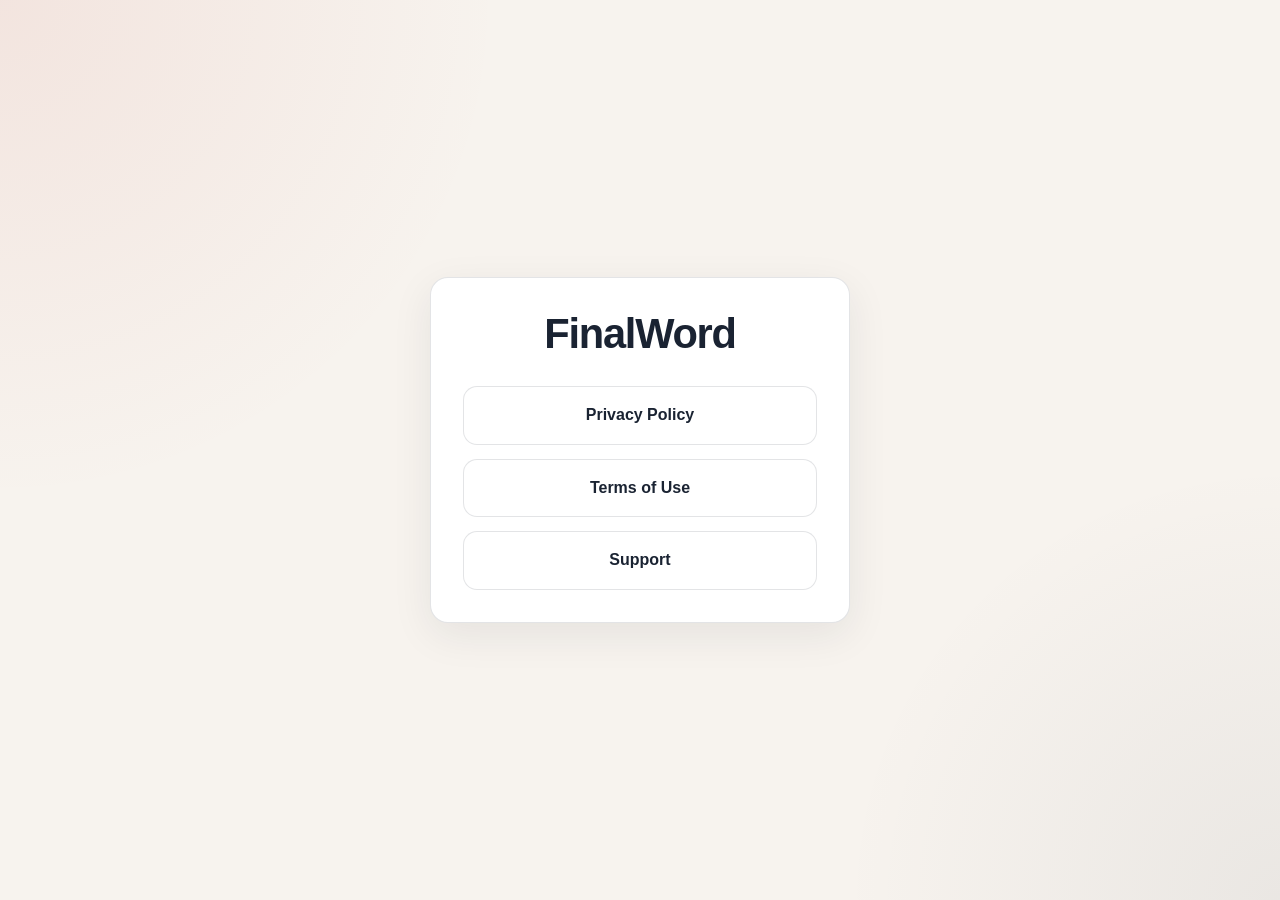
<file: index.html>
<!DOCTYPE html>
<html lang="en">
<head>
  <meta charset="UTF-8">
  <meta name="viewport" content="width=device-width, initial-scale=1.0">
  <title>FinalWord</title>
  <link rel="stylesheet" href="/styles.css">
</head>
<body class="home">
  <main class="home-main">
    <section class="card hero">
      <h1>FinalWord</h1>

      <nav class="button-grid" aria-label="Site pages">
        <a class="btn" href="/privacy-policy.html">Privacy Policy</a>
        <a class="btn" href="https://www.apple.com/legal/internet-services/itunes/dev/stdeula/" target="_blank" rel="noopener noreferrer">Terms of Use</a>
        <a class="btn" href="/support.html">Support</a>
      </nav>
    </section>
  </main>
</body>
</html>
</file>
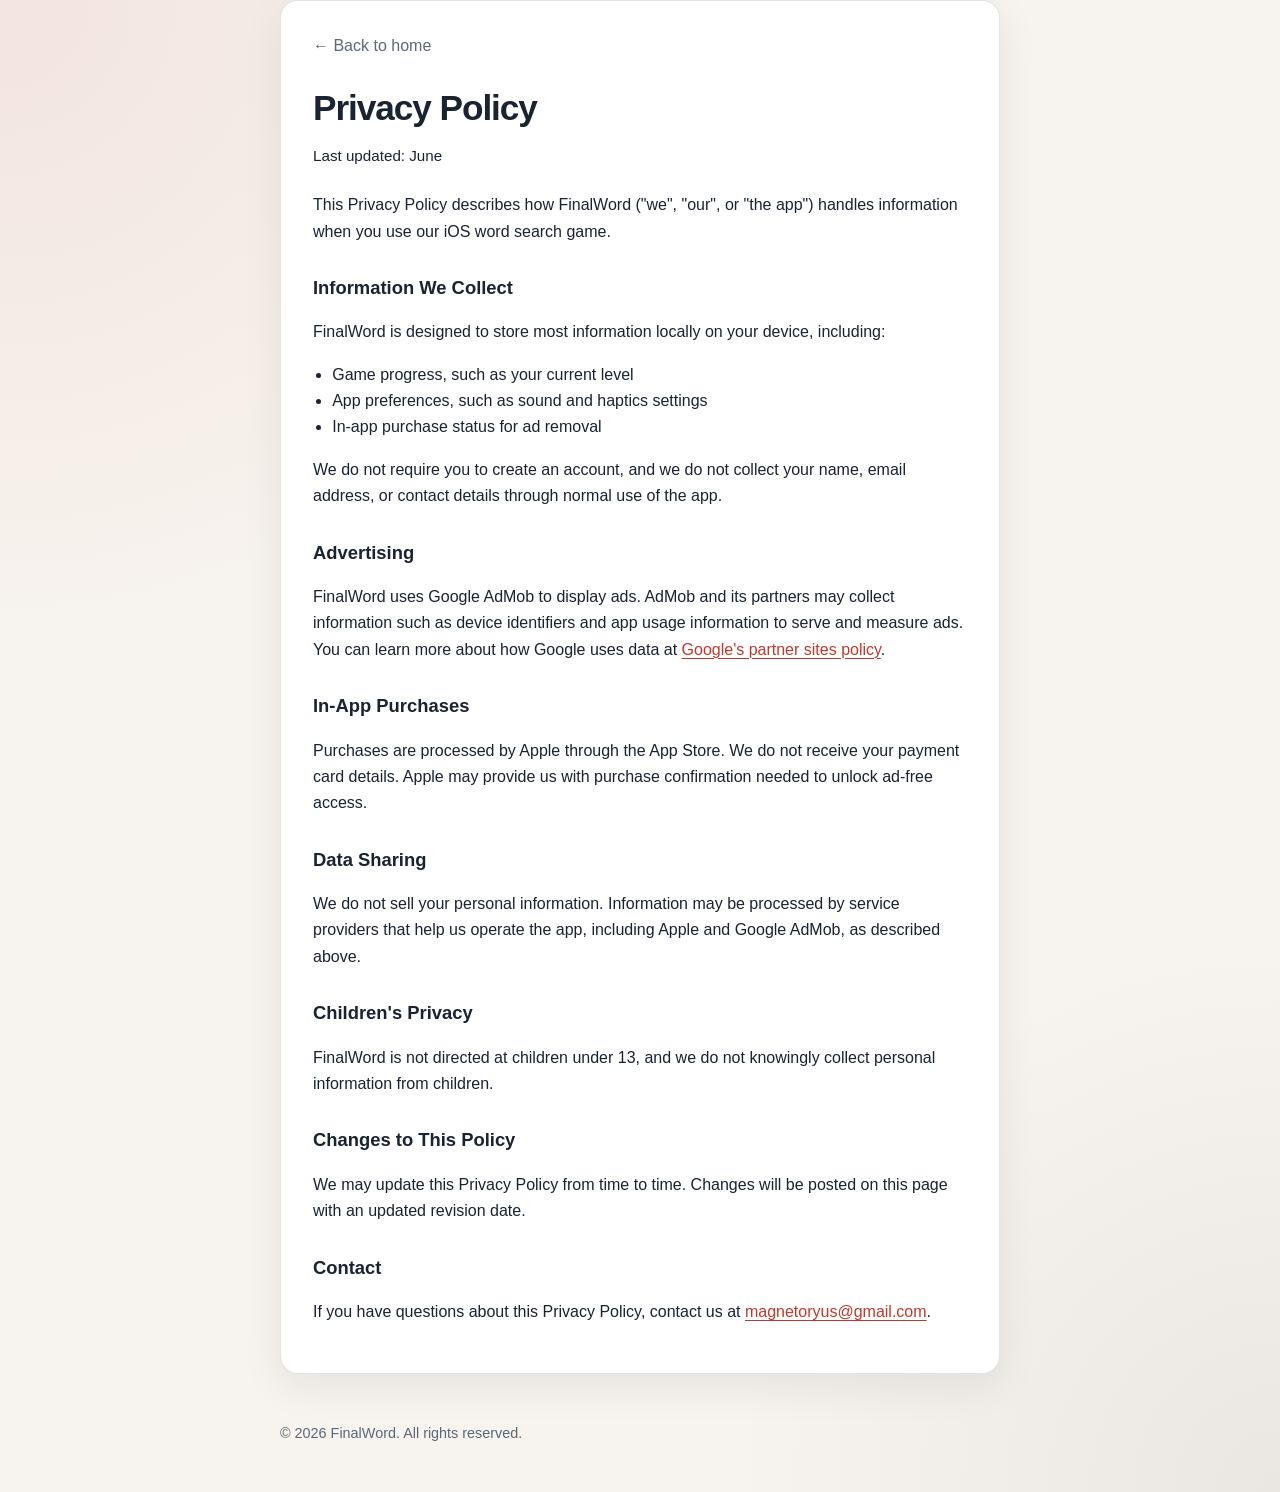
<file: privacy-policy.html>
<!DOCTYPE html>
<html lang="en">
<head>
  <meta charset="UTF-8">
  <meta name="viewport" content="width=device-width, initial-scale=1.0">
  <title>Privacy Policy — FinalWord</title>
  <link rel="stylesheet" href="/styles.css">
</head>
<body>
  <main>
    <article class="card prose">
      <a class="back-link" href="/">&larr; Back to home</a>
      <h1 class="page-title">Privacy Policy</h1>
      <p class="page-meta">Last updated: June</p>

      <p>
        This Privacy Policy describes how FinalWord ("we", "our", or "the app") handles information
        when you use our iOS word search game.
      </p>

      <h2>Information We Collect</h2>
      <p>FinalWord is designed to store most information locally on your device, including:</p>
      <ul>
        <li>Game progress, such as your current level</li>
        <li>App preferences, such as sound and haptics settings</li>
        <li>In-app purchase status for ad removal</li>
      </ul>
      <p>
        We do not require you to create an account, and we do not collect your name, email address,
        or contact details through normal use of the app.
      </p>

      <h2>Advertising</h2>
      <p>
        FinalWord uses Google AdMob to display ads. AdMob and its partners may collect information
        such as device identifiers and app usage information to serve and measure ads. You can learn
        more about how Google uses data at
        <a href="https://policies.google.com/technologies/partner-sites" target="_blank" rel="noopener noreferrer">Google's partner sites policy</a>.
      </p>

      <h2>In-App Purchases</h2>
      <p>
        Purchases are processed by Apple through the App Store. We do not receive your payment card
        details. Apple may provide us with purchase confirmation needed to unlock ad-free access.
      </p>

      <h2>Data Sharing</h2>
      <p>
        We do not sell your personal information. Information may be processed by service providers
        that help us operate the app, including Apple and Google AdMob, as described above.
      </p>

      <h2>Children's Privacy</h2>
      <p>
        FinalWord is not directed at children under 13, and we do not knowingly collect personal
        information from children.
      </p>

      <h2>Changes to This Policy</h2>
      <p>
        We may update this Privacy Policy from time to time. Changes will be posted on this page
        with an updated revision date.
      </p>

      <h2>Contact</h2>
      <p>
        If you have questions about this Privacy Policy, contact us at
        <a href="mailto:magnetoryus@gmail.com">magnetoryus@gmail.com</a>.
      </p>
    </article>
  </main>

  <footer class="site-footer">
    <p>&copy; <span id="year"></span> FinalWord. All rights reserved.</p>
  </footer>

  <script>
    document.getElementById("year").textContent = new Date().getFullYear();
  </script>
</body>
</html>
</file>
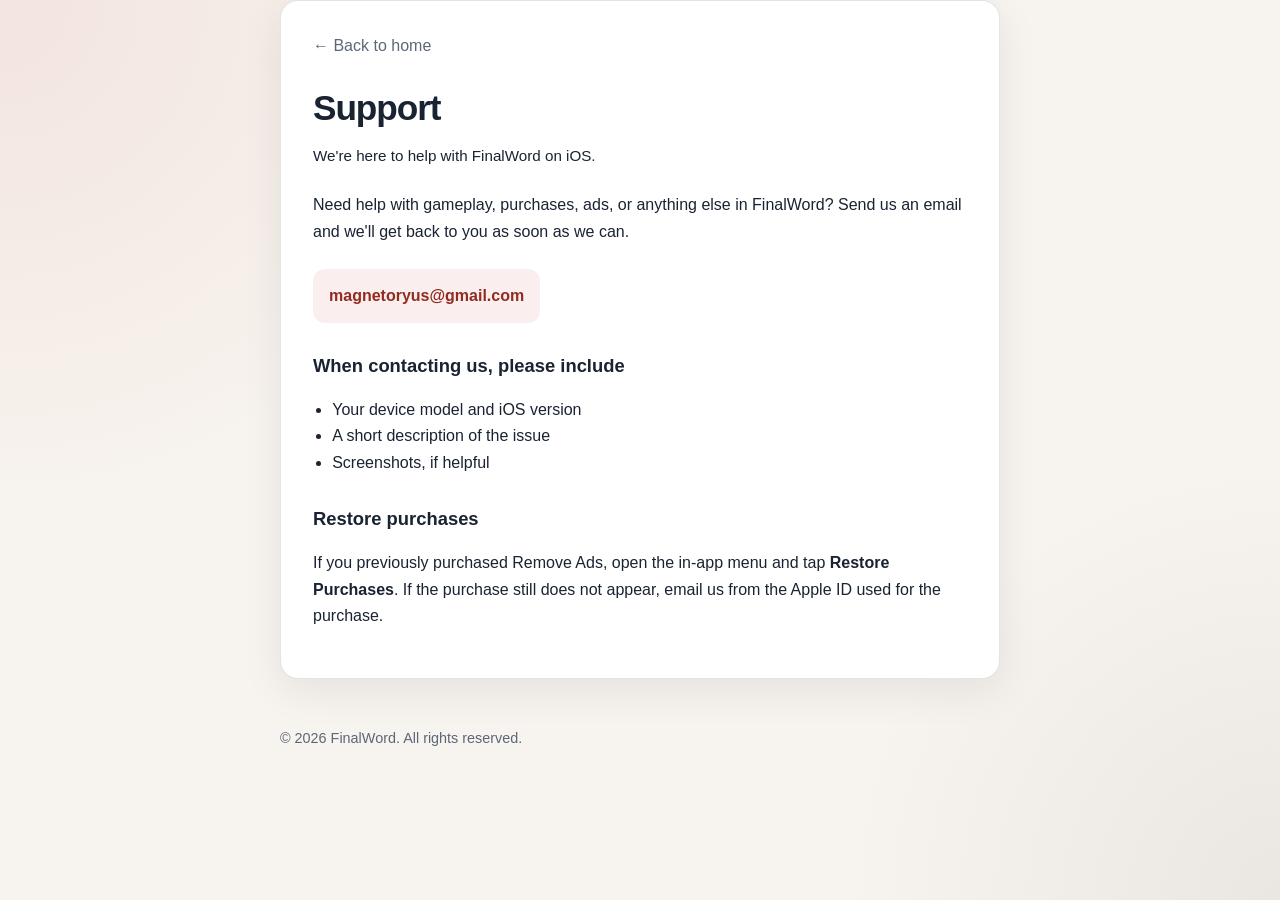
<file: support.html>
<!DOCTYPE html>
<html lang="en">
<head>
  <meta charset="UTF-8">
  <meta name="viewport" content="width=device-width, initial-scale=1.0">
  <title>Support — FinalWord</title>
  <link rel="stylesheet" href="/styles.css">
</head>
<body>
  <main>
    <article class="card prose">
      <a class="back-link" href="/">&larr; Back to home</a>
      <h1 class="page-title">Support</h1>
      <p class="page-meta">We're here to help with FinalWord on iOS.</p>

      <p>
        Need help with gameplay, purchases, ads, or anything else in FinalWord? Send us an email and
        we'll get back to you as soon as we can.
      </p>

      <a class="support-email" href="mailto:magnetoryus@gmail.com">magnetoryus@gmail.com</a>

      <h2>When contacting us, please include</h2>
      <ul>
        <li>Your device model and iOS version</li>
        <li>A short description of the issue</li>
        <li>Screenshots, if helpful</li>
      </ul>

      <h2>Restore purchases</h2>
      <p>
        If you previously purchased Remove Ads, open the in-app menu and tap
        <strong>Restore Purchases</strong>. If the purchase still does not appear, email us from the
        Apple ID used for the purchase.
      </p>
    </article>
  </main>

  <footer class="site-footer">
    <p>&copy; <span id="year"></span> FinalWord. All rights reserved.</p>
  </footer>

  <script>
    document.getElementById("year").textContent = new Date().getFullYear();
  </script>
</body>
</html>
</file>
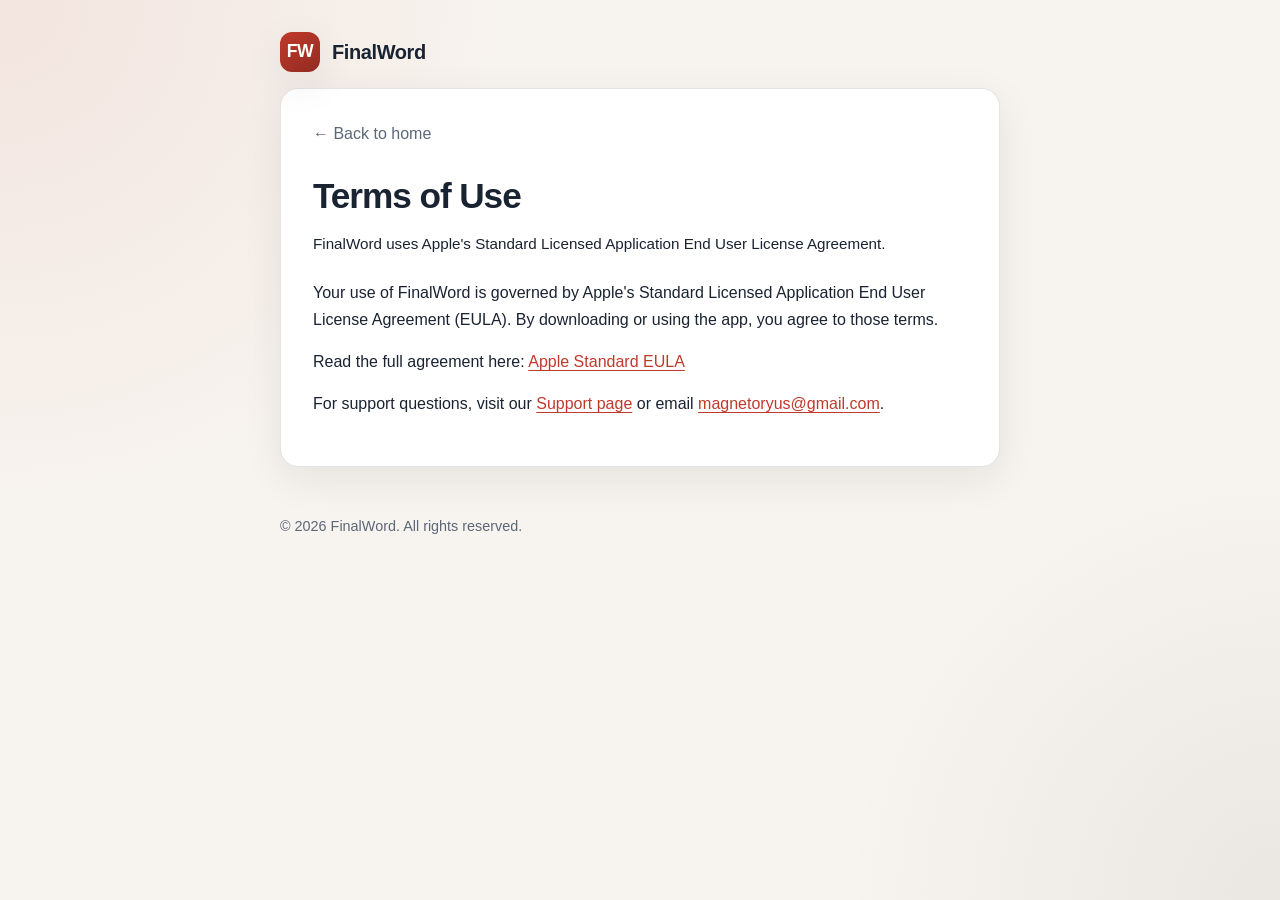
<file: terms.html>
<!DOCTYPE html>
<html lang="en">
<head>
  <meta charset="UTF-8">
  <meta name="viewport" content="width=device-width, initial-scale=1.0">
  <title>Terms of Use — FinalWord</title>
  <link rel="stylesheet" href="/styles.css">
</head>
<body>
  <header class="site-header">
    <a class="brand" href="/">
      <span class="brand-mark">FW</span>
      <span>FinalWord</span>
    </a>
  </header>

  <main>
    <article class="card prose">
      <a class="back-link" href="/">&larr; Back to home</a>
      <h1 class="page-title">Terms of Use</h1>
      <p class="page-meta">FinalWord uses Apple's Standard Licensed Application End User License Agreement.</p>

      <p>
        Your use of FinalWord is governed by Apple's Standard Licensed Application End User License
        Agreement (EULA). By downloading or using the app, you agree to those terms.
      </p>

      <p>
        Read the full agreement here:
        <a href="https://www.apple.com/legal/internet-services/itunes/dev/stdeula/" target="_blank" rel="noopener noreferrer">
          Apple Standard EULA
        </a>
      </p>

      <p>
        For support questions, visit our
        <a href="/support.html">Support page</a>
        or email
        <a href="mailto:magnetoryus@gmail.com">magnetoryus@gmail.com</a>.
      </p>
    </article>
  </main>

  <footer class="site-footer">
    <p>&copy; <span id="year"></span> FinalWord. All rights reserved.</p>
  </footer>

  <script>
    document.getElementById("year").textContent = new Date().getFullYear();
  </script>
</body>
</html>
</file>
<file: styles.css>
:root {
  --bg: #f7f3ee;
  --surface: #ffffff;
  --text: #1a2332;
  --muted: #5c6778;
  --accent: #c0392b;
  --accent-dark: #922b21;
  --border: rgba(26, 35, 50, 0.12);
  --shadow: 0 12px 40px rgba(26, 35, 50, 0.08);
  --radius: 18px;
  --max-width: 720px;
}

* {
  box-sizing: border-box;
}

body {
  margin: 0;
  min-height: 100vh;
  font-family: "Avenir Next", "Segoe UI", sans-serif;
  color: var(--text);
  background:
    radial-gradient(circle at top left, rgba(192, 57, 43, 0.08), transparent 32%),
    radial-gradient(circle at bottom right, rgba(26, 35, 50, 0.06), transparent 28%),
    var(--bg);
  line-height: 1.65;
}

a {
  color: var(--accent);
  text-decoration-thickness: 1px;
  text-underline-offset: 3px;
}

a:hover {
  color: var(--accent-dark);
}

.site-header,
.site-footer {
  width: min(calc(100% - 2rem), var(--max-width));
  margin: 0 auto;
}

.site-header {
  padding: 2rem 0 1rem;
}

.brand {
  display: inline-flex;
  align-items: center;
  gap: 0.75rem;
  color: var(--text);
  text-decoration: none;
  font-weight: 700;
  font-size: 1.25rem;
  letter-spacing: -0.02em;
}

.brand-mark {
  width: 2.5rem;
  height: 2.5rem;
  border-radius: 12px;
  background: linear-gradient(145deg, var(--accent), var(--accent-dark));
  color: #fff;
  display: grid;
  place-items: center;
  font-size: 1.1rem;
  box-shadow: var(--shadow);
}

main {
  width: min(calc(100% - 2rem), var(--max-width));
  margin: 0 auto 3rem;
}

.card {
  background: var(--surface);
  border: 1px solid var(--border);
  border-radius: var(--radius);
  box-shadow: var(--shadow);
  padding: 2rem;
}

body.home {
  display: grid;
  place-items: center;
}

.home-main {
  width: min(calc(100% - 2rem), 420px);
  margin: 0;
}

.hero h1 {
  margin: 0 0 1.75rem;
  font-size: clamp(2rem, 5vw, 2.6rem);
  line-height: 1.15;
  letter-spacing: -0.03em;
  text-align: center;
}

.button-grid {
  display: grid;
  gap: 0.85rem;
}

.btn {
  display: block;
  padding: 0.95rem 1.25rem;
  border: 1px solid var(--border);
  border-radius: 14px;
  background: rgba(255, 255, 255, 0.7);
  color: var(--text);
  font: inherit;
  font-weight: 600;
  text-align: center;
  text-decoration: none;
  transition: transform 0.15s ease, border-color 0.15s ease;
}

.btn:hover {
  transform: translateY(-1px);
  border-color: rgba(192, 57, 43, 0.35);
  color: var(--text);
}

.page-title {
  margin: 0 0 0.35rem;
  font-size: clamp(1.8rem, 4vw, 2.2rem);
  letter-spacing: -0.03em;
}

.page-meta {
  margin: 0 0 1.5rem;
  color: var(--muted);
  font-size: 0.95rem;
}

.prose h2 {
  margin: 1.75rem 0 0.75rem;
  font-size: 1.15rem;
}

.prose p,
.prose li {
  color: var(--text);
}

.prose ul {
  padding-left: 1.2rem;
}

.back-link {
  display: inline-block;
  margin-bottom: 1.25rem;
  color: var(--muted);
  text-decoration: none;
}

.back-link:hover {
  color: var(--accent);
}

.support-email {
  display: inline-flex;
  align-items: center;
  gap: 0.5rem;
  margin-top: 0.5rem;
  padding: 0.85rem 1rem;
  border-radius: 12px;
  background: rgba(192, 57, 43, 0.08);
  color: var(--accent-dark);
  font-weight: 600;
  text-decoration: none;
}

.site-footer {
  padding: 0 0 2rem;
  color: var(--muted);
  font-size: 0.9rem;
}
</file>
